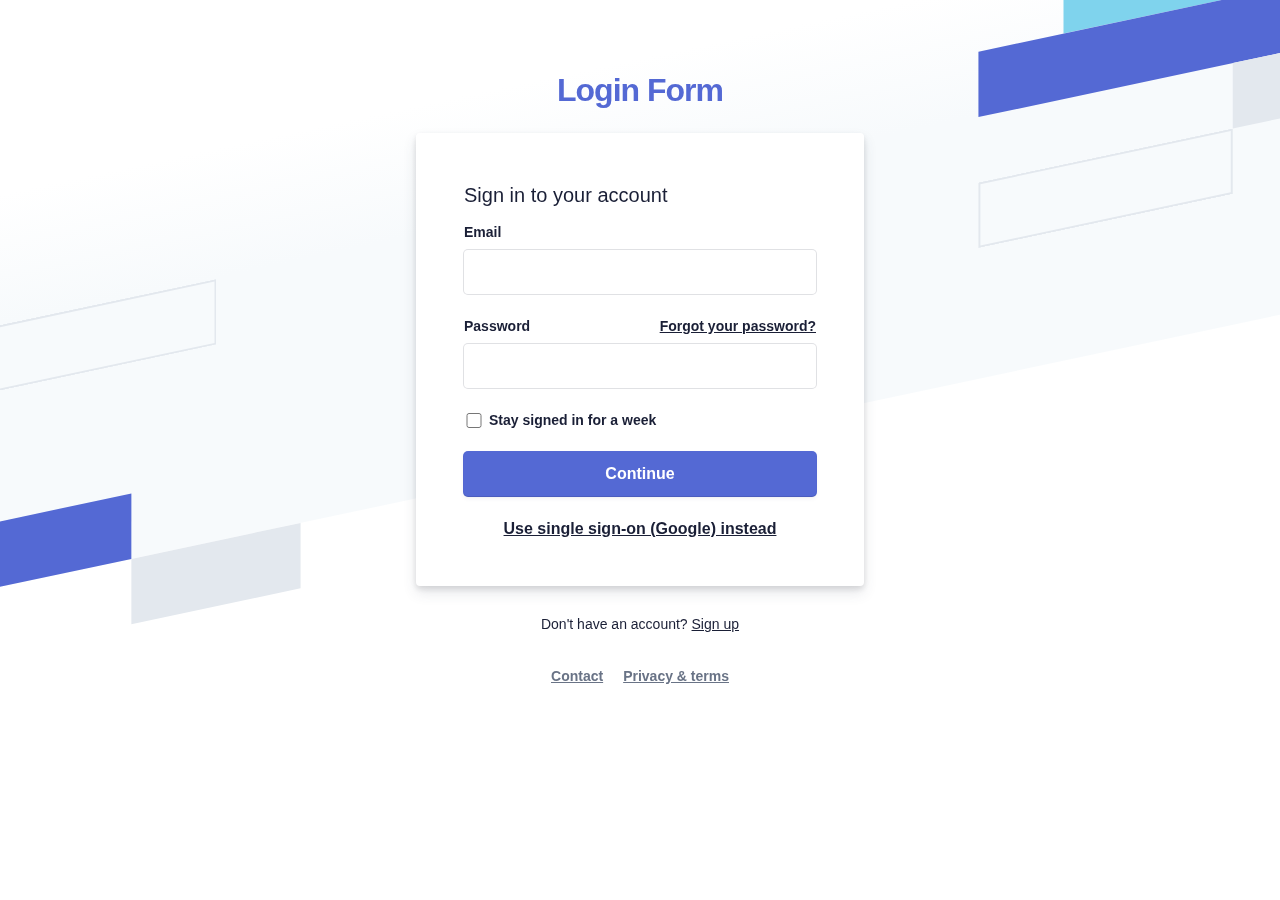
<file: Animated form.html>
<html>
<head>
  <meta charset="utf-8">
  <title></title>
  <link rel="stylesheet" type="text/css" href="animated form.css" >
  <script src="form.js"></script>
</head>

<body>
  <div class="login-root">
    <div class="box-root flex-flex flex-direction--column" style="min-height: 100vh;flex-grow: 1;">
      <div class="loginbackground box-background--white padding-top--64">
        <div class="loginbackground-gridContainer">
          <div class="box-root flex-flex" style="grid-area: top / start / 8 / end;">
            <div class="box-root" style="background-image: linear-gradient(white 0%, rgb(247, 250, 252) 33%); flex-grow: 1;">
            </div>
          </div>
          <div class="box-root flex-flex" style="grid-area: 4 / 2 / auto / 5;">
            <div class="box-root box-divider--light-all-2 animationLeftRight tans3s" style="flex-grow: 1;"></div>
          </div>
          <div class="box-root flex-flex" style="grid-area: 6 / start / auto / 2;">
            <div class="box-root box-background--blue800" style="flex-grow: 1;"></div>
          </div>
          <div class="box-root flex-flex" style="grid-area: 7 / start / auto / 4;">
            <div class="box-root box-background--blue animationLeftRight" style="flex-grow: 1;"></div>
          </div>
          <div class="box-root flex-flex" style="grid-area: 8 / 4 / auto / 6;">
            <div class="box-root box-background--gray100 animationLeftRight tans3s" style="flex-grow: 1;"></div>
          </div>
          <div class="box-root flex-flex" style="grid-area: 2 / 15 / auto / end;">
            <div class="box-root box-background--cyan200 animationRightLeft tans4s" style="flex-grow: 1;"></div>
          </div>
          <div class="box-root flex-flex" style="grid-area: 3 / 14 / auto / end;">
            <div class="box-root box-background--blue animationRightLeft" style="flex-grow: 1;"></div>
          </div>
          <div class="box-root flex-flex" style="grid-area: 4 / 17 / auto / 20;">
            <div class="box-root box-background--gray100 animationRightLeft tans4s" style="flex-grow: 1;"></div>
          </div>
          <div class="box-root flex-flex" style="grid-area: 5 / 14 / auto / 17;">
            <div class="box-root box-divider--light-all-2 animationRightLeft tans3s" style="flex-grow: 1;"></div>
          </div>
        </div>
      </div>
      <div class="box-root padding-top--24 flex-flex flex-direction--column" style="flex-grow: 1; z-index: 9;">
        <div class="box-root padding-top--48 padding-bottom--24 flex-flex flex-justifyContent--center">
          <h1>Login Form</h1>
        </div>
        <div class="formbg-outer">
          <div class="formbg">
            <div class="formbg-inner padding-horizontal--48">
              <span class="padding-bottom--15">Sign in to your account</span>
              <form id="stripe-login">
                <div class="field padding-bottom--24">
                  <label for="email">Email</label>
                  <input type="email" name="email">
                </div>
                <div class="field padding-bottom--24">
                  <div class="grid--50-50">
                    <label for="password">Password</label>
                    <div class="reset-pass">
                      <a href="#">Forgot your password?</a>
                    </div>
                  </div>
                  <input type="password" name="password">
                </div>
                <div class="field field-checkbox padding-bottom--24 flex-flex align-center">
                  <label for="checkbox">
                    <input type="checkbox" name="checkbox"> Stay signed in for a week
                  </label>
                </div>
                <div class="field padding-bottom--24">
                  <input type="submit" name="submit" value="Continue">
                </div>
                <div class="field">
                  <a class="ssolink" href="#">Use single sign-on (Google) instead</a>
                </div>
              </form>
            </div>
          </div>
          <div class="footer-link padding-top--24">
            <span>Don't have an account? <a href="">Sign up</a></span>
            <div class="listing padding-top--24 padding-bottom--24 flex-flex center-center">
              <span><a href="#">Contact</a></span>
              <span><a href="#">Privacy & terms</a></span>
            </div>
          </div>
        </div>
      </div>
    </div>
  </div>
</body>

</html>
</file>
<file: animated form.css>
* {
    padding: 0;
    margin: 0;
    color: #1a1f36;
    box-sizing: border-box;
    word-wrap: break-word;
    font-family: -apple-system,BlinkMacSystemFont,Segoe UI,Roboto,Helvetica Neue,Ubuntu,sans-serif;
  }
  body {
      min-height: 100%;
      background-color: #ffffff;
  }
  h1 {
      letter-spacing: -1px;
    color: #5469d4;

  }

  .login-root {
      background: #fff;
      display: flex;
      width: 100%;
      min-height: 100vh;
      overflow: hidden;
  }
  .loginbackground {
      min-height: 692px;
      position: fixed;
      bottom: 0;
      left: 0;
      right: 0;
      top: 0;
      z-index: 0;
      overflow: hidden;
  }
  .flex-flex {
      display: flex;
  }
  .align-center {
    align-items: center; 
  }
  .center-center {
    align-items: center;
    justify-content: center;
  }
  .box-root {
      box-sizing: border-box;
  }
  .flex-direction--column {
      -ms-flex-direction: column;
      flex-direction: column;
  }
  .loginbackground-gridContainer {
      display: -ms-grid;
      display: grid;
      -ms-grid-columns: [start] 1fr [left-gutter] (86.6px)[] [left-gutter] 1fr [end];
      grid-template-columns: [start] 1fr [left-gutter] repeat(16,86.6px) [left-gutter] 1fr [end];
      -ms-grid-rows: [top] 1fr [top-gutter] (64px)[] [bottom-gutter] 1fr [bottom];
      grid-template-rows: [top] 1fr [top-gutter] repeat(8,64px) [bottom-gutter] 1fr [bottom];
      justify-content: center;
      margin: 0 -2%;
      transform: rotate(-12deg) skew(-12deg);
  }
  .box-divider--light-all-2 {
      box-shadow: inset 0 0 0 2px #e3e8ee;
  }
  .box-background--blue {
      background-color: #5469d4;
  }
  .box-background--white {
    background-color: #ffffff; 
  }
  .box-background--blue800 {
      background-color: #212d63;
  }
  .box-background--gray100 {
      background-color: #e3e8ee;
  }
  .box-background--cyan200 {
      background-color: #7fd3ed;
  }
  .padding-top--64 {
    padding-top: 64px;
  }
  .padding-top--24 {
    padding-top: 24px;
  }
  .padding-top--48 {
    padding-top: 48px;
  }
  .padding-bottom--24 {
    padding-bottom: 24px;
  }
  .padding-horizontal--48 {
    padding: 48px;
  }
  .padding-bottom--15 {
    padding-bottom: 15px;
  }
  
  
  .flex-justifyContent--center {
    -ms-flex-pack: center;
    justify-content: center;
  }
  
  .formbg {
      margin: 0px auto;
      width: 100%;
      max-width: 448px;
      background: white;
      border-radius: 4px;
      box-shadow: rgba(60, 66, 87, 0.12) 0px 7px 14px 0px, rgba(0, 0, 0, 0.12) 0px 3px 6px 0px;
  }
  span {
      display: block;
      font-size: 20px;
      line-height: 28px;
      color: #1a1f36;
  }
  label {
      margin-bottom: 10px;
  }
  .reset-pass a,label {
      font-size: 14px;
      font-weight: 600;
      display: block;
  }
  .reset-pass > a {
      text-align: right;
      margin-bottom: 10px;
  }
  .grid--50-50 {
      display: grid;
      grid-template-columns: 50% 50%;
      align-items: center;
  }
  
  .field input {
      font-size: 16px;
      line-height: 28px;
      padding: 8px 16px;
      width: 100%;
      min-height: 44px;
      border: unset;
      border-radius: 4px;
      outline-color: rgb(84 105 212 / 0.5);
      background-color: rgb(255, 255, 255);
      box-shadow: rgba(0, 0, 0, 0) 0px 0px 0px 0px, 
                  rgba(0, 0, 0, 0) 0px 0px 0px 0px, 
                  rgba(0, 0, 0, 0) 0px 0px 0px 0px, 
                  rgba(60, 66, 87, 0.16) 0px 0px 0px 1px, 
                  rgba(0, 0, 0, 0) 0px 0px 0px 0px, 
                  rgba(0, 0, 0, 0) 0px 0px 0px 0px, 
                  rgba(0, 0, 0, 0) 0px 0px 0px 0px;
  }
  
  input[type="submit"] {
      background-color: rgb(84, 105, 212);
      box-shadow: rgba(0, 0, 0, 0) 0px 0px 0px 0px, 
                  rgba(0, 0, 0, 0) 0px 0px 0px 0px, 
                  rgba(0, 0, 0, 0.12) 0px 1px 1px 0px, 
                  rgb(84, 105, 212) 0px 0px 0px 1px, 
                  rgba(0, 0, 0, 0) 0px 0px 0px 0px, 
                  rgba(0, 0, 0, 0) 0px 0px 0px 0px, 
                  rgba(60, 66, 87, 0.08) 0px 2px 5px 0px;
      color: #fff;
      font-weight: 600;
      cursor: pointer;
  }
  .field-checkbox input {
      width: 20px;
      height: 15px;
      margin-right: 5px; 
      box-shadow: unset;
      min-height: unset;
  }
  .field-checkbox label {
      display: flex;
      align-items: center;
      margin: 0;
  }
  a.ssolink {
      display: block;
      text-align: center;
      font-weight: 600;
  }
  .footer-link span {
      font-size: 14px;
      text-align: center;
  }
  .listing a {
      color: #697386;
      font-weight: 600;
      margin: 0 10px;
  }
  
  .animationRightLeft {
    animation: animationRightLeft 2s ease-in-out infinite;
  }
  .animationLeftRight {
    animation: animationLeftRight 2s ease-in-out infinite;
  }
  .tans3s {
    animation: animationLeftRight 3s ease-in-out infinite;
  }
  .tans4s {
    animation: animationLeftRight 4s ease-in-out infinite;
  }
  
  @keyframes animationLeftRight {
    0% {
      transform: translateX(0px);
    }
    50% {
      transform: translateX(1000px);
    }
    100% {
      transform: translateX(0px);
    }
  } 
  
  @keyframes animationRightLeft {
    0% {
      transform: translateX(0px);
    }
    50% {
      transform: translateX(-1000px);
    }
    100% {
      transform: translateX(0px);
    }
  }
</file>
